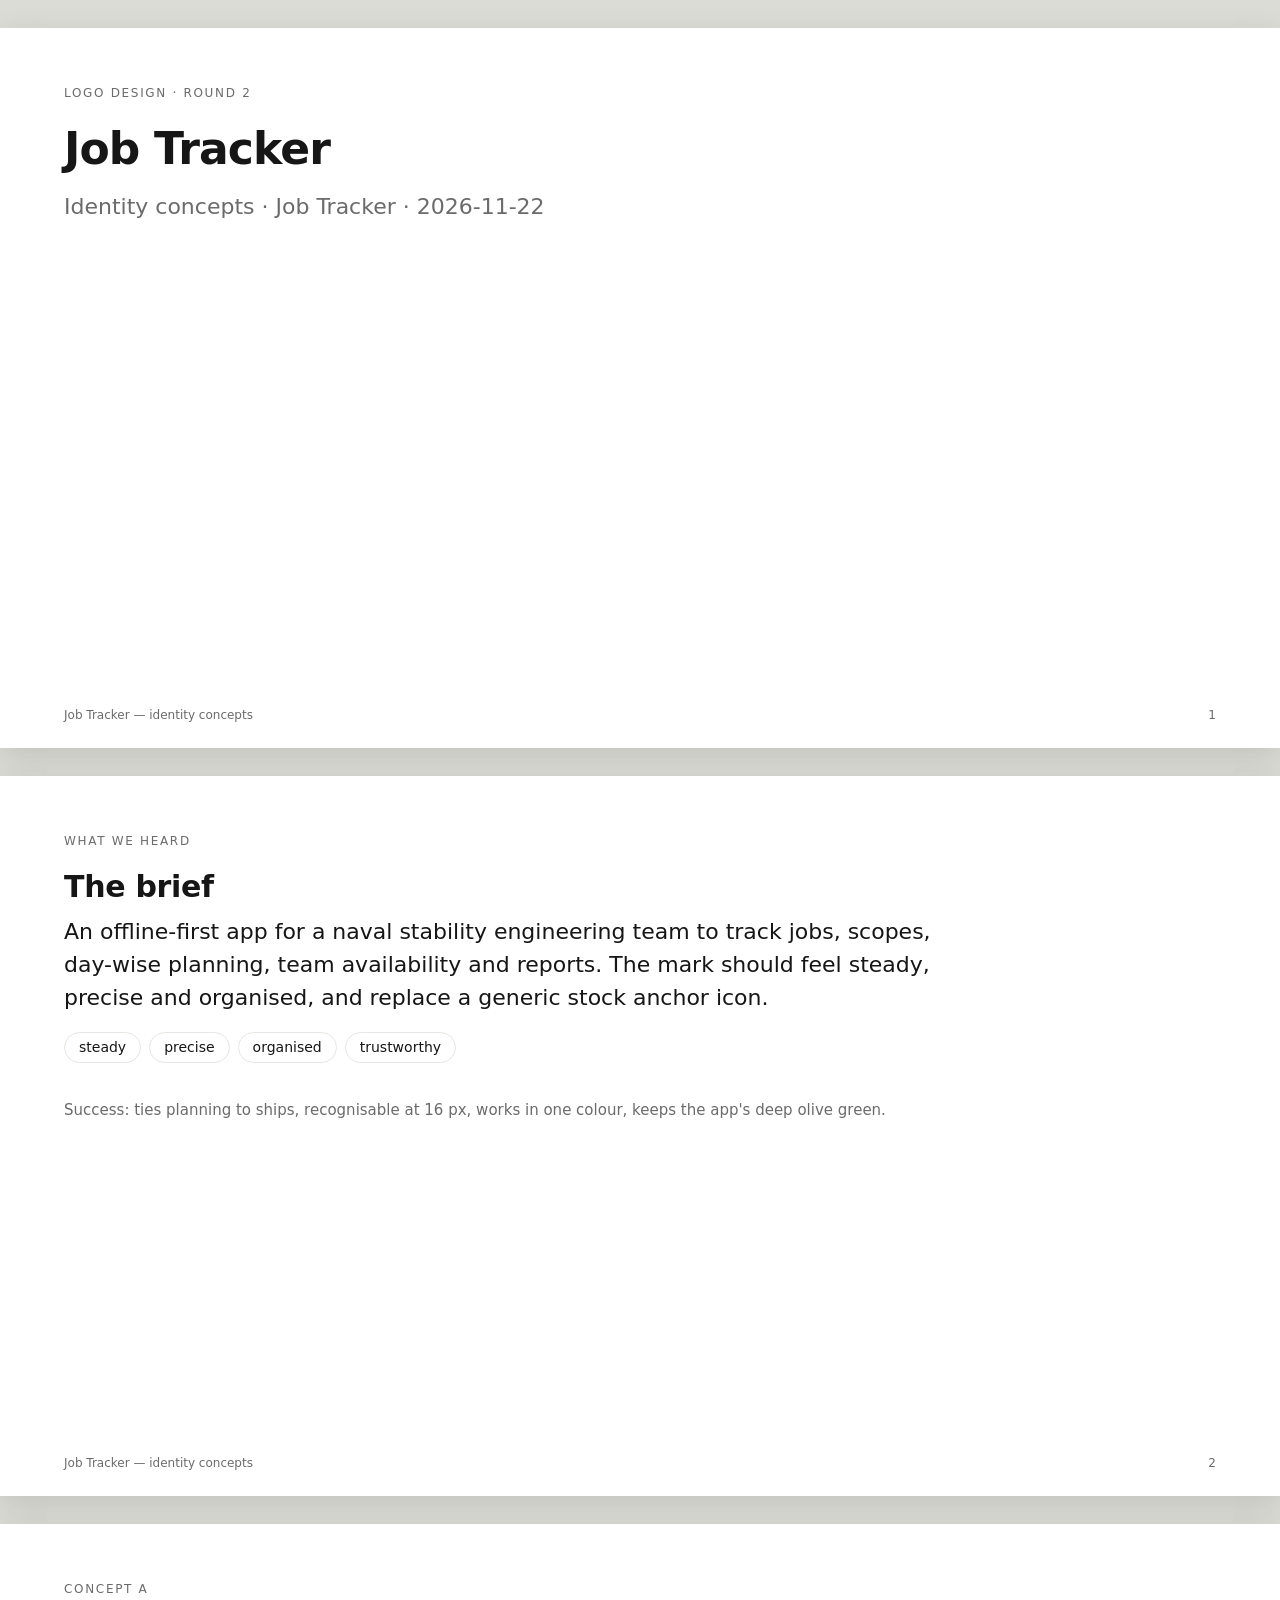
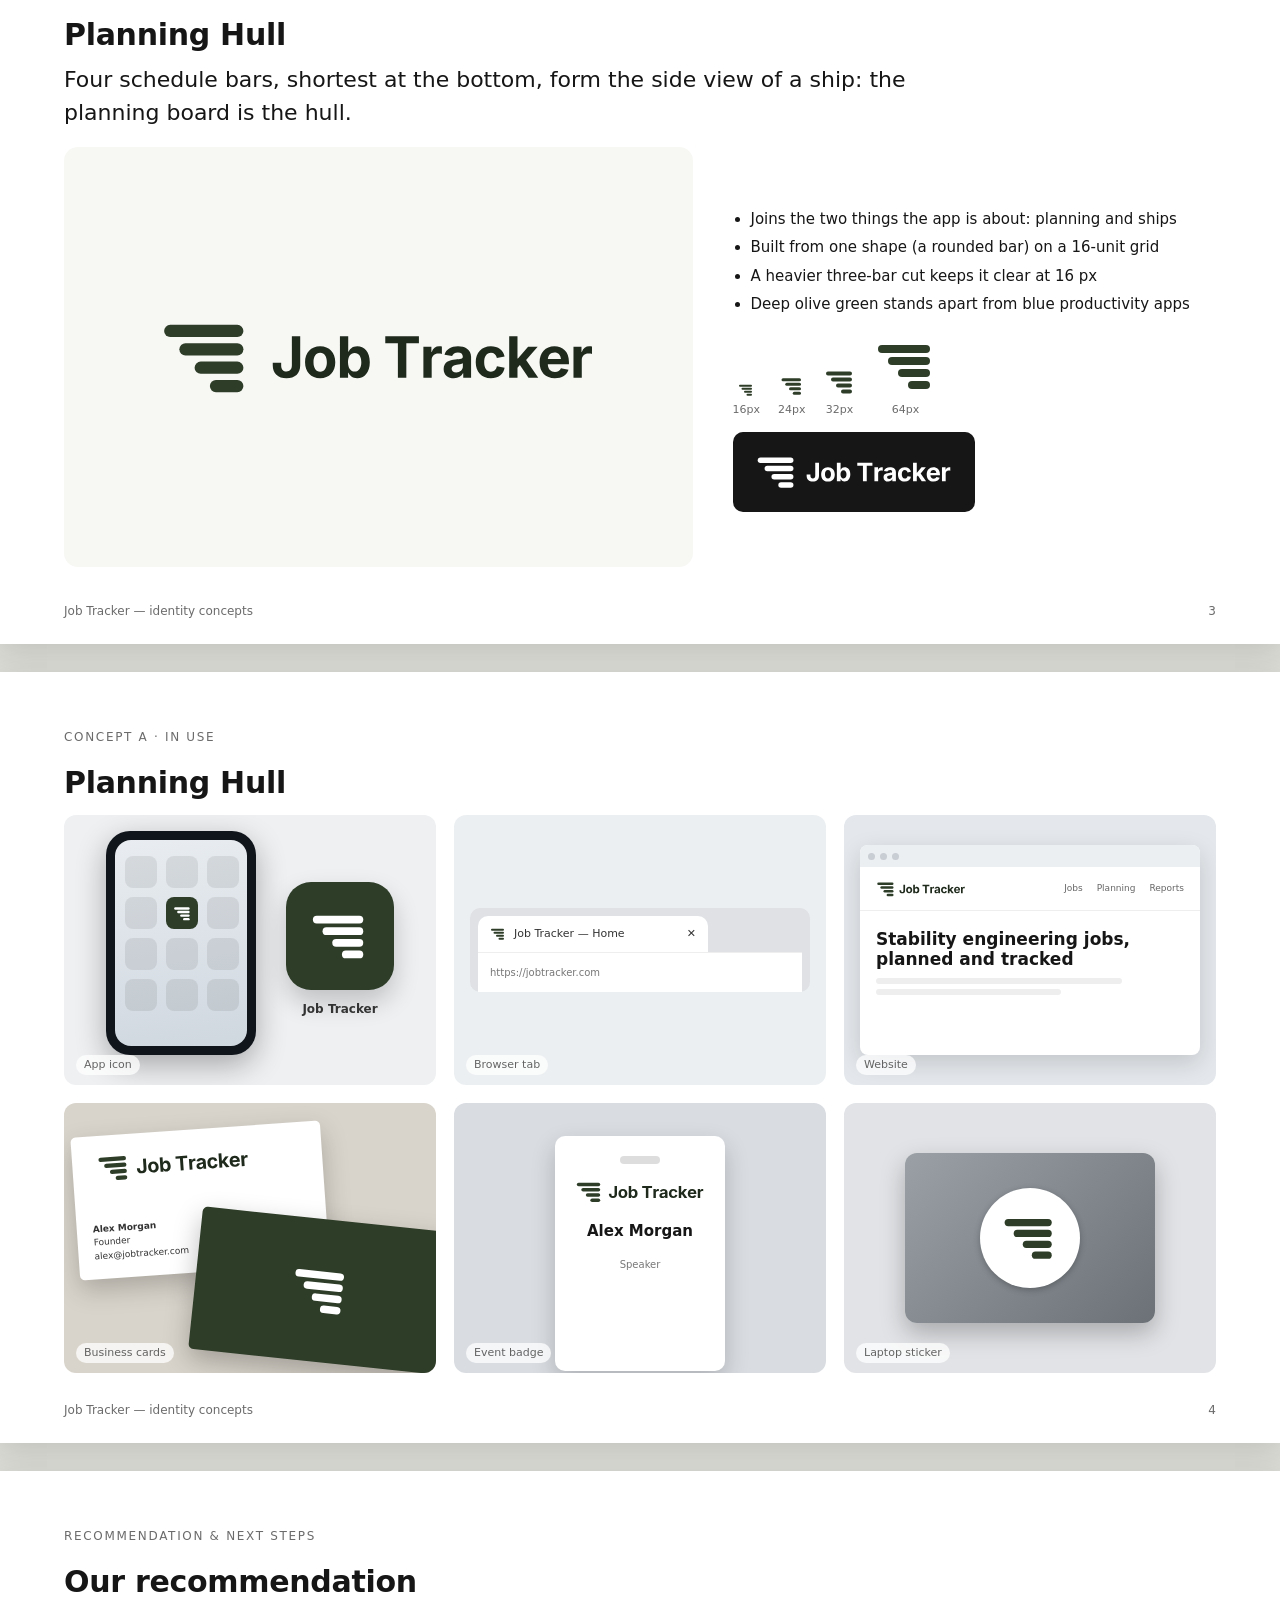
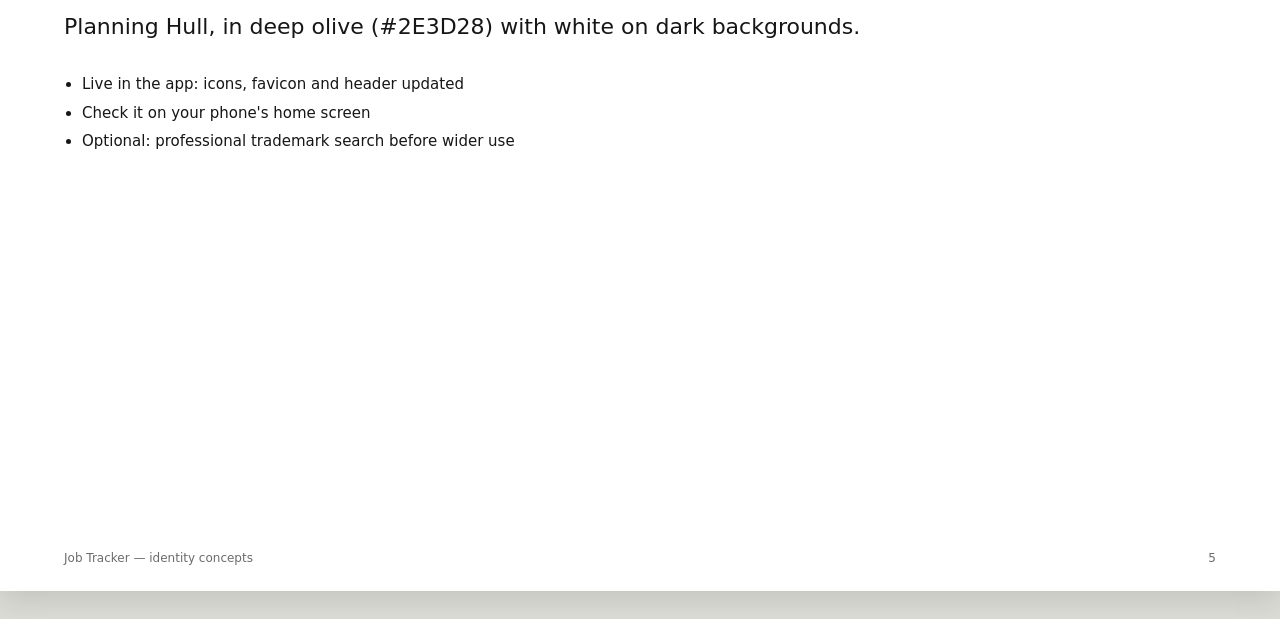
<file: brand/presentation/board.html>
<!doctype html><html lang='en'><head><meta charset='utf-8'><title>Job Tracker — identity concepts</title><style>
:root{--ink:#161616;--muted:#6b6b6b;--line:#e6e6e2;--paper:#f7f7f4}
*{box-sizing:border-box}body{margin:0;background:#dcdcd6;font:15px/1.5 system-ui,-apple-system,Segoe UI,sans-serif;color:var(--ink)}
.slide{width:1280px;min-height:720px;margin:28px auto;background:#fff;box-shadow:0 8px 30px rgba(0,0,0,.12);padding:56px 64px 70px;position:relative;overflow:hidden}
.slide h1{font-size:44px;margin:0 0 8px;letter-spacing:-.02em}.slide h2{font-size:30px;margin:0 0 6px;letter-spacing:-.01em}
.kicker{font-size:12px;letter-spacing:.14em;text-transform:uppercase;color:var(--muted);margin-bottom:14px}
.idea{font-size:22px;max-width:900px;margin:6px 0 18px}.muted{color:var(--muted)}
.foot{position:absolute;left:64px;right:64px;bottom:24px;display:flex;justify-content:space-between;font-size:12px;color:var(--muted)}
.hero{display:grid;grid-template-columns:1.3fr 1fr;gap:40px;align-items:center}
.stage{height:420px;background:var(--paper);border-radius:14px;display:flex;align-items:center;justify-content:center}
.stage img{max-width:70%;max-height:62%}
ul.rat{padding-left:18px;margin:0}ul.rat li{margin:6px 0}
.sizes{display:flex;gap:18px;align-items:flex-end;margin-top:18px}.sizes div{display:flex;flex-direction:column;align-items:center;gap:4px;font-size:11px;color:var(--muted)}
.rev{background:#161616;border-radius:10px;padding:18px 22px;display:inline-flex;margin-top:14px}
.mock{display:grid;grid-template-columns:repeat(3,1fr);gap:18px;margin-top:10px}
.m{height:270px;border-radius:12px;overflow:hidden;position:relative;display:flex;align-items:center;justify-content:center}
.m .lbl{position:absolute;left:12px;bottom:10px;font-size:11px;color:rgba(0,0,0,.6);background:rgba(255,255,255,.75);padding:2px 8px;border-radius:20px}
.bc{width:250px;height:143px;background:#fff;border-radius:5px;box-shadow:0 10px 26px rgba(0,0,0,.22);padding:16px;display:flex;flex-direction:column;justify-content:space-between;transform:translate(-50px,-38px) rotate(-4deg)}
.bc2{position:absolute;width:250px;height:143px;border-radius:5px;transform:translate(70px,52px) rotate(6deg);box-shadow:0 10px 26px rgba(0,0,0,.25);display:flex;align-items:center;justify-content:center}
.bc .t{font-size:9px;line-height:1.5;color:#333}
.phone{width:150px;height:224px;margin-bottom:14px;border-radius:24px;background:#10151c;padding:9px;box-shadow:0 10px 30px rgba(0,0,0,.3)}
.screen{width:100%;height:100%;border-radius:16px;background:linear-gradient(170deg,#e9edf1,#cfd7df);display:grid;grid-template-columns:repeat(3,1fr);gap:9px;padding:16px 10px;align-content:start}
.ai{width:32px;height:32px;border-radius:8px;background:rgba(0,0,0,.08);justify-self:center}
.bigapp{display:flex;flex-direction:column;align-items:center;gap:10px;font-size:12px;font-weight:600;color:#333;margin-left:30px}
.bigapp .bi{width:108px;height:108px;border-radius:25px;display:flex;align-items:center;justify-content:center;box-shadow:0 12px 26px rgba(0,0,0,.2)}
.web{width:340px;height:210px;background:#fff;border-radius:8px;box-shadow:0 8px 24px rgba(0,0,0,.15);overflow:hidden}
.web .bar{height:22px;background:#eceff2;display:flex;gap:5px;align-items:center;padding:0 8px}.web .bar i{width:7px;height:7px;border-radius:50%;background:#c9ced4}
.web .nav{height:44px;display:flex;align-items:center;padding:0 16px;gap:14px;font-size:9px;color:#666;border-bottom:1px solid #eee}
.web .hero2{padding:18px 16px}.web .hero2 b{display:block;font-size:17px;line-height:1.2;margin-bottom:8px}.web .hero2 span{display:block;height:6px;background:#eee;border-radius:3px;margin:5px 0;width:80%}
.sign{width:300px;height:190px;background:linear-gradient(#8c8f93,#6f7276);display:flex;flex-direction:column;align-items:center;padding-top:18px}
.sign .board{width:230px;height:74px;border-radius:6px;display:flex;align-items:center;justify-content:center;box-shadow:0 6px 16px rgba(0,0,0,.3)}
.sign .door{width:80px;height:80px;margin-top:18px;background:#3d4146;border-radius:3px 3px 0 0}
.tote{width:180px;height:210px;background:#efe7d8;border-radius:4px 4px 10px 10px;position:relative;display:flex;align-items:center;justify-content:center;box-shadow:0 8px 20px rgba(0,0,0,.15);margin-top:40px}
.tote:before{content:"";position:absolute;top:-46px;left:50%;transform:translateX(-50%);width:84px;height:70px;border:9px solid #e3d8c3;border-bottom:none;border-radius:50px 50px 0 0}
.social{width:300px;background:#fff;border-radius:12px;box-shadow:0 8px 24px rgba(0,0,0,.14);overflow:hidden}
.social .cover{height:70px}.social .av{width:74px;height:74px;border-radius:50%;background:#fff;border:4px solid #fff;margin:-38px 0 0 16px;display:flex;align-items:center;justify-content:center;box-shadow:0 2px 8px rgba(0,0,0,.12);overflow:hidden}
.social .meta{padding:8px 16px 16px;font-size:11px;color:#555}.social .meta b{font-size:14px;color:#111;display:block}
.cup{position:relative;width:150px;height:200px;margin-top:30px}
.cup .body{position:absolute;inset:0;background:#f4f1ea;clip-path:polygon(0 0,100% 0,86% 100%,14% 100%);display:flex;align-items:center;justify-content:center;box-shadow:inset -18px 0 24px rgba(0,0,0,.06)}
.cup .lid{position:absolute;left:-8px;right:-8px;top:-22px;height:24px;border-radius:8px 8px 3px 3px;background:#2b2b2b}
.cup .sleeve{position:absolute;left:6%;right:6%;top:36%;height:34%;clip-path:polygon(0 0,100% 0,96% 100%,4% 100%);display:flex;align-items:center;justify-content:center}
.bag{position:relative;width:170px;height:230px;background:#e9e2d6;border-radius:6px 6px 10px 10px;box-shadow:0 12px 26px rgba(0,0,0,.2);display:flex;flex-direction:column;align-items:center;padding-top:38px;gap:14px}
.bag:before{content:"";position:absolute;top:0;left:0;right:0;height:22px;background:repeating-linear-gradient(90deg,rgba(0,0,0,.08) 0 4px,transparent 4px 8px);border-radius:6px 6px 0 0}
.bag .label{width:118px;height:118px;border-radius:50%;background:#fff;display:flex;align-items:center;justify-content:center}
.bag .t{font-size:8px;letter-spacing:.14em;color:#555;text-transform:uppercase;padding:0 12px;text-align:center;line-height:1.4}
.sbag{position:relative;width:180px;height:210px;box-shadow:0 12px 26px rgba(0,0,0,.2);display:flex;align-items:center;justify-content:center;margin-top:30px}
.sbag:before{content:"";position:absolute;top:-40px;left:50%;transform:translateX(-50%);width:70px;height:56px;border:5px solid #333;border-bottom:none;border-radius:40px 40px 0 0}
.box{width:220px;height:150px;background:#f3efe6;box-shadow:14px 14px 0 rgba(0,0,0,.08),0 12px 26px rgba(0,0,0,.18);display:flex;align-items:center;justify-content:center;border-top:14px solid rgba(0,0,0,.06)}
.readme{width:360px;background:#0d1117;border-radius:8px;box-shadow:0 8px 24px rgba(0,0,0,.25);padding:18px 20px;color:#c9d1d9;font-size:10px}
.readme .rh{display:flex;align-items:center;gap:10px;border-bottom:1px solid #30363d;padding-bottom:12px;margin-bottom:10px}
.readme .badges{display:flex;gap:6px;margin:8px 0}.readme .badges i{display:block;width:54px;height:12px;border-radius:3px;background:#238636}.readme .badges i:nth-child(2){background:#1f6feb}.readme .badges i:nth-child(3){background:#6e7681}
.readme .ln{height:6px;background:#21262d;border-radius:3px;margin:6px 0}
.term{width:360px;background:#1e1e1e;border-radius:8px;box-shadow:0 8px 24px rgba(0,0,0,.3);overflow:hidden;font:10px/1.6 ui-monospace,Menlo,monospace;color:#d4d4d4}
.term .tb{height:22px;background:#2d2d2d;display:flex;gap:5px;align-items:center;padding:0 8px}.term .tb i{width:8px;height:8px;border-radius:50%;background:#555}
.term .tbody{padding:14px 16px;display:flex;gap:14px;align-items:center}
.sticker{width:250px;height:170px;background:linear-gradient(135deg,#9aa0a6,#6b7177);border-radius:12px;display:flex;align-items:center;justify-content:center;box-shadow:0 10px 24px rgba(0,0,0,.25)}
.sticker .s{width:100px;height:100px;border-radius:50%;background:#fff;display:flex;align-items:center;justify-content:center;box-shadow:0 2px 6px rgba(0,0,0,.25)}
.shirt{width:210px;height:220px;display:flex;align-items:center;justify-content:center;position:relative}
.shirt svg{position:absolute;inset:0}
.badge{width:170px;height:235px;background:#fff;border-radius:10px;box-shadow:0 10px 24px rgba(0,0,0,.2);display:flex;flex-direction:column;align-items:center;padding:20px 14px;gap:14px;position:relative;margin-top:30px}
.badge:before{content:"";position:absolute;top:-60px;left:50%;width:22px;height:62px;transform:translateX(-50%)}
.badge .hole{width:40px;height:8px;border-radius:4px;background:#ddd}.badge .nm{font-size:15px;font-weight:600}.badge .rl{font-size:10px;color:#777}
.pcard{position:relative;width:300px;height:189px;border-radius:14px;box-shadow:0 14px 30px rgba(0,0,0,.28);font:600 12px ui-monospace,Menlo,monospace}
.pcard .chip{position:absolute;left:22px;top:76px;width:40px;height:30px;border-radius:6px;background:linear-gradient(135deg,#e9d8a6,#c9a95c)}
.pcard .num{position:absolute;left:22px;top:122px;letter-spacing:.12em;font-size:14px}
.pcard .holder{position:absolute;left:22px;bottom:18px;font-size:10px;letter-spacing:.14em;opacity:.85}
.pcard .brandline{position:absolute;right:20px;bottom:16px;font:700 13px system-ui,sans-serif;opacity:.9}
.tabbar{width:340px;background:#dfe1e5;border-radius:10px;padding:8px 8px 0}
.tab{width:230px;height:36px;background:#fff;border-radius:10px 10px 0 0;display:flex;align-items:center;gap:8px;padding:0 12px;font-size:11px;color:#333}
.addr{height:40px;background:#fff;display:flex;align-items:center;padding:0 12px;font-size:10px;color:#777;border-top:1px solid #eee}
.cmp{display:grid;gap:22px;margin-top:20px}.cmp .c{background:var(--paper);border-radius:12px;padding:22px;display:flex;flex-direction:column;align-items:center;gap:12px}
.cmp img{max-height:120px;max-width:80%}
img.g{filter:grayscale(1)}img.w{filter:brightness(0) invert(1)}img.k{filter:brightness(0)}
.adj span{display:inline-block;border:1px solid var(--line);border-radius:20px;padding:4px 14px;margin:0 8px 8px 0;font-size:14px}
</style></head><body><section class="slide"><div class="kicker">Logo design · round 2</div>
<h1>Job Tracker</h1><p class="idea muted">Identity concepts · Job Tracker · 2026-11-22</p>
<p class="muted" style="max-width:720px;margin-top:120px"></p><div class="foot"><span>Job Tracker — identity concepts</span><span>1</span></div></section><section class="slide"><div class="kicker">What we heard</div><h2>The brief</h2>
<p class="idea">An offline-first app for a naval stability engineering team to track jobs, scopes, day-wise planning, team availability and reports. The mark should feel steady, precise and organised, and replace a generic stock anchor icon.</p><div class="adj"><span>steady</span><span>precise</span><span>organised</span><span>trustworthy</span></div>
<p class="muted" style="margin-top:28px;max-width:860px">Success: ties planning to ships, recognisable at 16 px, works in one colour, keeps the app&#x27;s deep olive green.</p><div class="foot"><span>Job Tracker — identity concepts</span><span>2</span></div></section><section class="slide"><div class="kicker">Concept A</div><h2>Planning Hull</h2>
<p class="idea">Four schedule bars, shortest at the bottom, form the side view of a ship: the planning board is the hull.</p>
<div class="hero"><div class="stage"><img class="" src="[data-uri]"></div>
<div><ul class="rat"><li>Joins the two things the app is about: planning and ships</li><li>Built from one shape (a rounded bar) on a 16-unit grid</li><li>A heavier three-bar cut keeps it clear at 16 px</li><li>Deep olive green stands apart from blue productivity apps</li></ul><div class="sizes"><div><img class="" src="[data-uri]" style="height:16px">16px</div><div><img class="" src="[data-uri]" style="height:24px">24px</div><div><img class="" src="[data-uri]" style="height:32px">32px</div><div><img class="" src="[data-uri]" style="height:64px">64px</div></div><div class="rev"><img class="w" src="[data-uri]" style="max-height:44px;max-width:300px"></div></div></div>
<div class="foot"><span>Job Tracker — identity concepts</span><span>3</span></div></section><section class="slide"><div class="kicker">Concept A · in use</div><h2>Planning Hull</h2>
<div class="mock"><div class="m" style="background:#eef0f2"><div class="phone"><div class="screen"><div class="ai"></div><div class="ai"></div><div class="ai"></div><div class="ai"></div><div class="ai" style="background:#2E3D28;display:flex;align-items:center;justify-content:center"><img class="w" src="[data-uri]" style="max-height:19px;max-width:21px"></div><div class="ai"></div><div class="ai"></div><div class="ai"></div><div class="ai"></div><div class="ai"></div><div class="ai"></div><div class="ai"></div></div></div><div class="bigapp"><div class="bi" style="background:#2E3D28"><img class="w" src="[data-uri]" style="max-height:62px;max-width:70px"></div>Job Tracker</div><span class="lbl">App icon</span></div><div class="m" style="background:#eceff1"><div class="tabbar"><div class="tab"><img class="" src="[data-uri]" style="width:16px;height:16px;object-fit:contain">Job Tracker — Home<span style="margin-left:auto">✕</span></div><div class="addr">https://jobtracker.com</div></div><span class="lbl">Browser tab</span></div><div class="m" style="background:#e4e8ec"><div class="web"><div class="bar"><i></i><i></i><i></i></div><div class="nav"><img class="" src="[data-uri]" style="max-height:20px;max-width:110px"><span style="flex:1"></span><span>Jobs</span><span>Planning</span><span>Reports</span></div><div class="hero2"><b>Stability engineering jobs, planned and tracked</b><span></span><span style="width:60%"></span></div></div><span class="lbl">Website</span></div><div class="m" style="background:#d9d4cb"><div class="bc"><img class="" src="[data-uri]" style="max-height:34px;max-width:170px"><div class="t"><b>Alex Morgan</b><br>Founder<br>alex@jobtracker.com</div></div><div class="bc2" style="background:#2E3D28"><img class="w" src="[data-uri]" style="max-height:60px;max-width:120px"></div><span class="lbl">Business cards</span></div><div class="m" style="background:#d9dde2"><div class="badge"><div class="hole"></div><img class="" src="[data-uri]" style="max-height:34px;max-width:130px"><div class="nm">Alex Morgan</div><div class="rl">Speaker</div></div><span class="lbl">Event badge</span></div><div class="m" style="background:#e1e3e6"><div class="sticker"><div class="s"><img class="" src="[data-uri]" style="max-height:58px;max-width:66px"></div></div><span class="lbl">Laptop sticker</span></div></div><div class="foot"><span>Job Tracker — identity concepts</span><span>4</span></div></section><section class="slide"><div class="kicker">Recommendation & next steps</div><h2>Our recommendation</h2>
<p class="idea">Planning Hull, in deep olive (#2E3D28) with white on dark backgrounds.</p>
<ul class="rat" style="margin-top:30px"><li>Live in the app: icons, favicon and header updated</li><li>Check it on your phone&#x27;s home screen</li><li>Optional: professional trademark search before wider use</li></ul><div class="foot"><span>Job Tracker — identity concepts</span><span>5</span></div></section></body></html>
</file>
